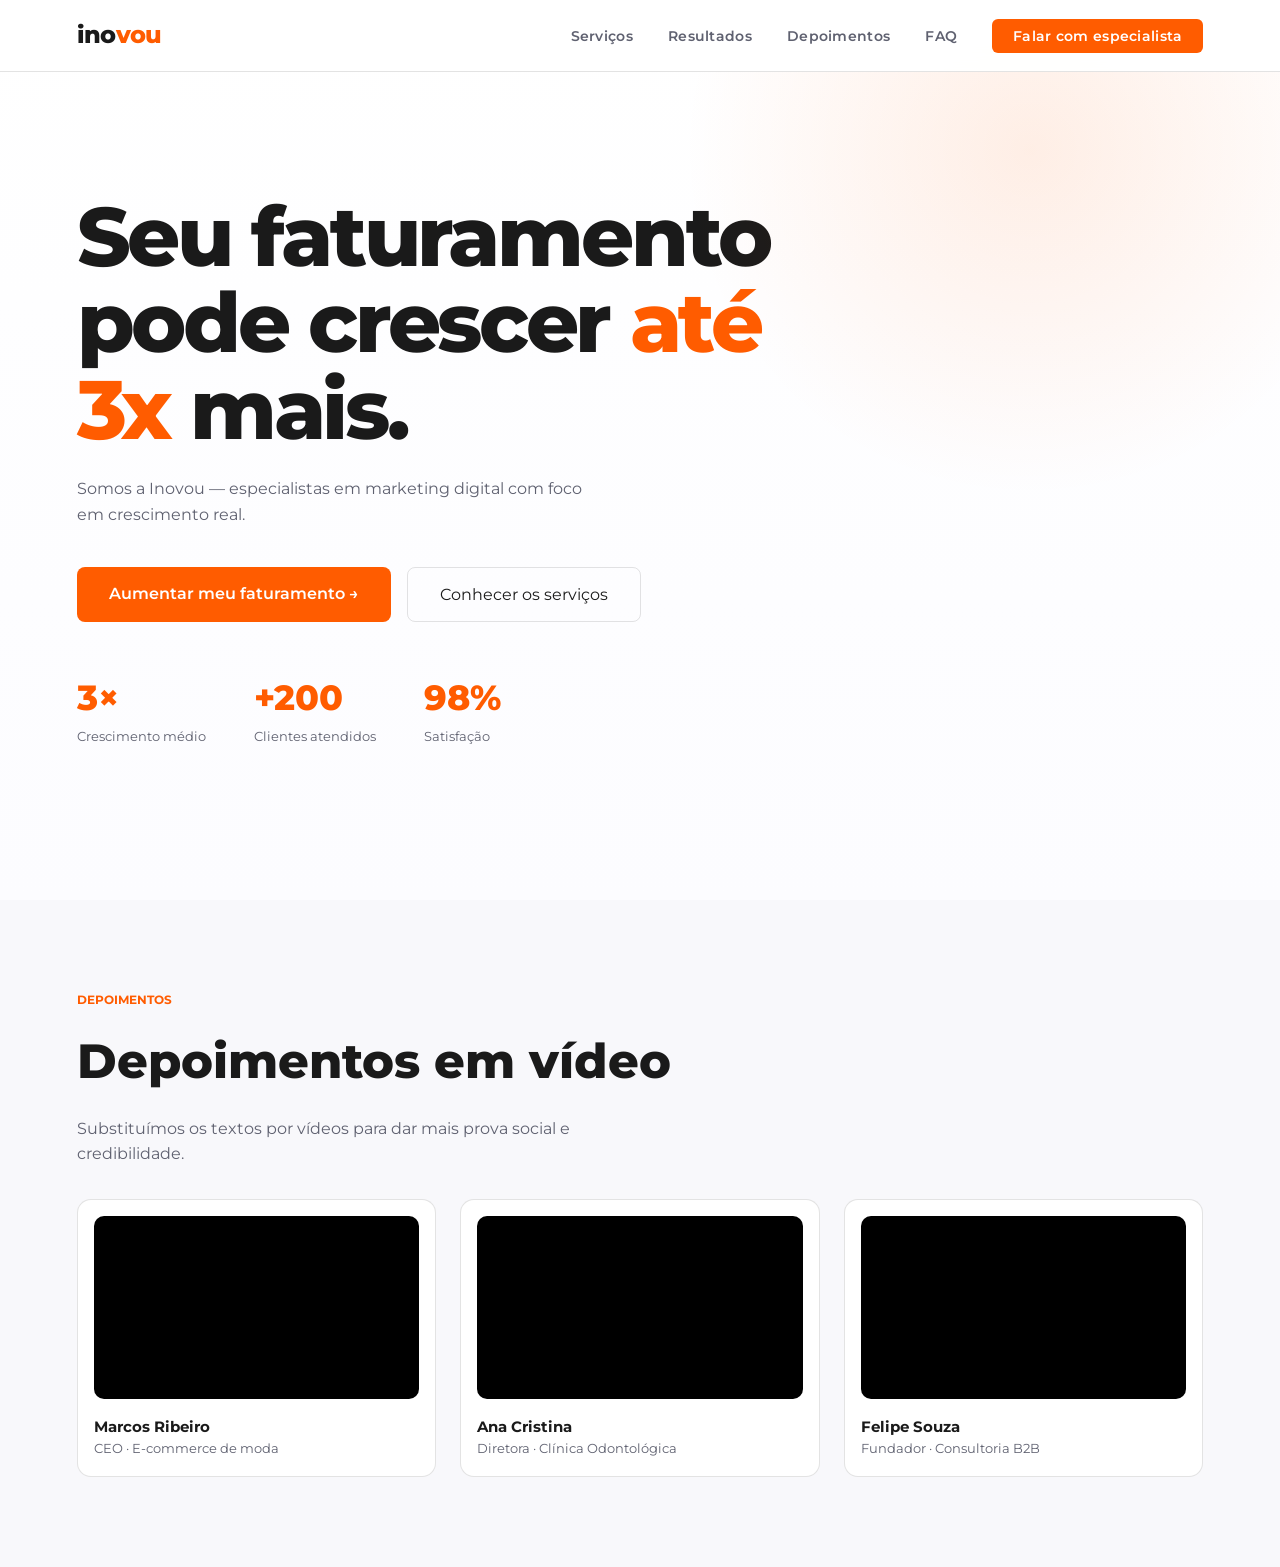
<file: index.html>
<!DOCTYPE html>
<html lang="pt-BR">
<head>
  <meta charset="UTF-8" />
  <meta name="viewport" content="width=device-width, initial-scale=1.0" />
  <title>Inovou – Assessoria de Marketing Digital</title>
  <link href="https://fonts.googleapis.com/css2?family=Montserrat:wght@300;400;500;600;700;800&display=swap" rel="stylesheet" />
  <style>
    *, *::before, *::after { box-sizing: border-box; margin: 0; padding: 0; }

    :root {
      --bg: #ffffff;
      --bg2: #f8f8fb;
      --card: #ffffff;
      --accent: #ff5c00;
      --accent2: #ff9000;
      --text: #1a1a1a;
      --muted: #5f6170;
      --border: rgba(26,26,26,0.12);
      --glow: rgba(255,92,0,0.14);
    }

    html { scroll-behavior: smooth; }

    body {
      background: var(--bg);
      color: var(--text);
      font-family: 'Montserrat', sans-serif;
      font-size: 16px;
      line-height: 1.6;
      overflow-x: hidden;
    }

    nav {
      position: fixed; top: 0; left: 0; right: 0; z-index: 100;
      display: flex; align-items: center; justify-content: space-between;
      padding: 0 6vw;
      height: 72px;
      background: rgba(255,255,255,0.95);
      backdrop-filter: blur(10px);
      border-bottom: 1px solid var(--border);
    }
    .logo {
      font-weight: 800; font-size: 1.5rem;
      letter-spacing: -0.03em;
      color: var(--text);
      text-decoration: none;
    }
    .logo span { color: var(--accent); }
    .nav-links { display: flex; gap: 2.2rem; list-style: none; }
    .nav-links a {
      color: var(--muted); font-size: 0.88rem; font-weight: 600;
      text-decoration: none; letter-spacing: 0.02em;
      transition: color 0.2s;
    }
    .nav-links a:hover { color: var(--text); }
    .nav-cta {
      background: var(--accent);
      color: #fff !important;
      padding: 0.5rem 1.3rem;
      border-radius: 6px;
      transition: background 0.2s !important;
    }

    .hero {
      min-height: 100vh;
      display: flex; flex-direction: column;
      justify-content: center; align-items: flex-start;
      padding: 120px 6vw 80px;
      position: relative; overflow: hidden;
      background: linear-gradient(180deg,#fff 0%, #fcfcff 100%);
    }
    .hero-glow {
      position: absolute; top: -200px; right: -100px;
      width: 700px; height: 700px; border-radius: 50%;
      background: radial-gradient(circle, rgba(255,92,0,0.10) 0%, transparent 70%);
      pointer-events: none;
    }
    .hero h1 {
      font-size: clamp(2.8rem, 6.5vw, 5.5rem);
      font-weight: 800;
      line-height: 1.04;
      letter-spacing: -0.04em;
      max-width: 780px;
      margin-bottom: 1.5rem;
    }
    .hero h1 em { font-style: normal; color: var(--accent); }
    .hero-sub { color: var(--muted); max-width: 520px; margin-bottom: 2.5rem; }
    .hero-actions { display: flex; gap: 1rem; flex-wrap: wrap; }
    .btn-primary {
      background: var(--accent);
      color: #fff;
      padding: 0.85rem 2rem;
      border-radius: 8px;
      font-weight: 600;
      text-decoration: none;
      border: none;
    }
    .btn-ghost {
      background: transparent;
      color: var(--text);
      padding: 0.85rem 2rem;
      border-radius: 8px;
      text-decoration: none;
      border: 1px solid var(--border);
    }
    .hero-stats { display: flex; gap: 3rem; margin-top: 3rem; }
    .stat-item h3 { font-size: 2.2rem; font-weight: 800; color: var(--accent); }
    .stat-item p { font-size: 0.82rem; color: var(--muted); }

    section { padding: 90px 6vw; }
    .section-label { color: var(--accent); font-size: 0.78rem; font-weight: 700; text-transform: uppercase; }
    .section-title { font-size: clamp(2rem, 4vw, 3rem); font-weight: 800; margin: .8rem 0 1rem; }
    .section-sub { color: var(--muted); max-width: 560px; margin-bottom: 2rem; }

    .testimonials-section { background: var(--bg2); }
    .testimonials-grid {
      display: grid;
      grid-template-columns: repeat(auto-fit, minmax(280px, 1fr));
      gap: 1.5rem;
    }
    .tcard {
      background: var(--card);
      border: 1px solid var(--border);
      border-radius: 14px;
      padding: 1rem;
    }
    .video-wrap {
      aspect-ratio: 16 / 9;
      width: 100%;
      border-radius: 10px;
      overflow: hidden;
      background: #000;
      margin-bottom: 1rem;
    }
    .video-wrap iframe,
    .video-wrap video {
      width: 100%;
      height: 100%;
      display: block;
      border: 0;
    }
    .tcard-name { font-weight: 700; font-size: 0.95rem; }
    .tcard-role { font-size: 0.8rem; color: var(--muted); }

    @media (max-width: 768px) {
      nav { padding: 0 5vw; }
      .nav-links { display: none; }
      section, .hero { padding-left: 5vw; padding-right: 5vw; }
      .hero-stats { gap: 1.5rem; flex-wrap: wrap; }
    }
  </style>
</head>
<body>
<nav>
  <a href="#" class="logo">ino<span>vou</span></a>
  <ul class="nav-links">
    <li><a href="#servicos">Serviços</a></li>
    <li><a href="#resultados">Resultados</a></li>
    <li><a href="#depoimentos">Depoimentos</a></li>
    <li><a href="#faq">FAQ</a></li>
    <li><a href="#contato" class="nav-cta">Falar com especialista</a></li>
  </ul>
</nav>

<section class="hero">
  <div class="hero-glow"></div>
  <h1>Seu faturamento pode crescer <em>até 3x</em> mais.</h1>
  <p class="hero-sub">Somos a Inovou — especialistas em marketing digital com foco em crescimento real.</p>
  <div class="hero-actions">
    <a href="#contato" class="btn-primary">Aumentar meu faturamento →</a>
    <a href="#servicos" class="btn-ghost">Conhecer os serviços</a>
  </div>
  <div class="hero-stats">
    <div class="stat-item"><h3>3×</h3><p>Crescimento médio</p></div>
    <div class="stat-item"><h3>+200</h3><p>Clientes atendidos</p></div>
    <div class="stat-item"><h3>98%</h3><p>Satisfação</p></div>
  </div>
</section>

<section class="testimonials-section" id="depoimentos">
  <div class="section-label">Depoimentos</div>
  <h2 class="section-title">Depoimentos em vídeo</h2>
  <p class="section-sub">Substituímos os textos por vídeos para dar mais prova social e credibilidade.</p>

  <div class="testimonials-grid">
    <div class="tcard">
      <div class="video-wrap">
        <iframe src="https://www.youtube.com/embed/ysz5S6PUM-U" title="Depoimento Marcos Ribeiro" allowfullscreen></iframe>
      </div>
      <div class="tcard-name">Marcos Ribeiro</div>
      <div class="tcard-role">CEO · E-commerce de moda</div>
    </div>

    <div class="tcard">
      <div class="video-wrap">
        <iframe src="https://www.youtube.com/embed/jNQXAC9IVRw" title="Depoimento Ana Cristina" allowfullscreen></iframe>
      </div>
      <div class="tcard-name">Ana Cristina</div>
      <div class="tcard-role">Diretora · Clínica Odontológica</div>
    </div>

    <div class="tcard">
      <div class="video-wrap">
        <iframe src="https://www.youtube.com/embed/tgbNymZ7vqY" title="Depoimento Felipe Souza" allowfullscreen></iframe>
      </div>
      <div class="tcard-name">Felipe Souza</div>
      <div class="tcard-role">Fundador · Consultoria B2B</div>
    </div>
  </div>
</section>
</body>
</html>
</file>
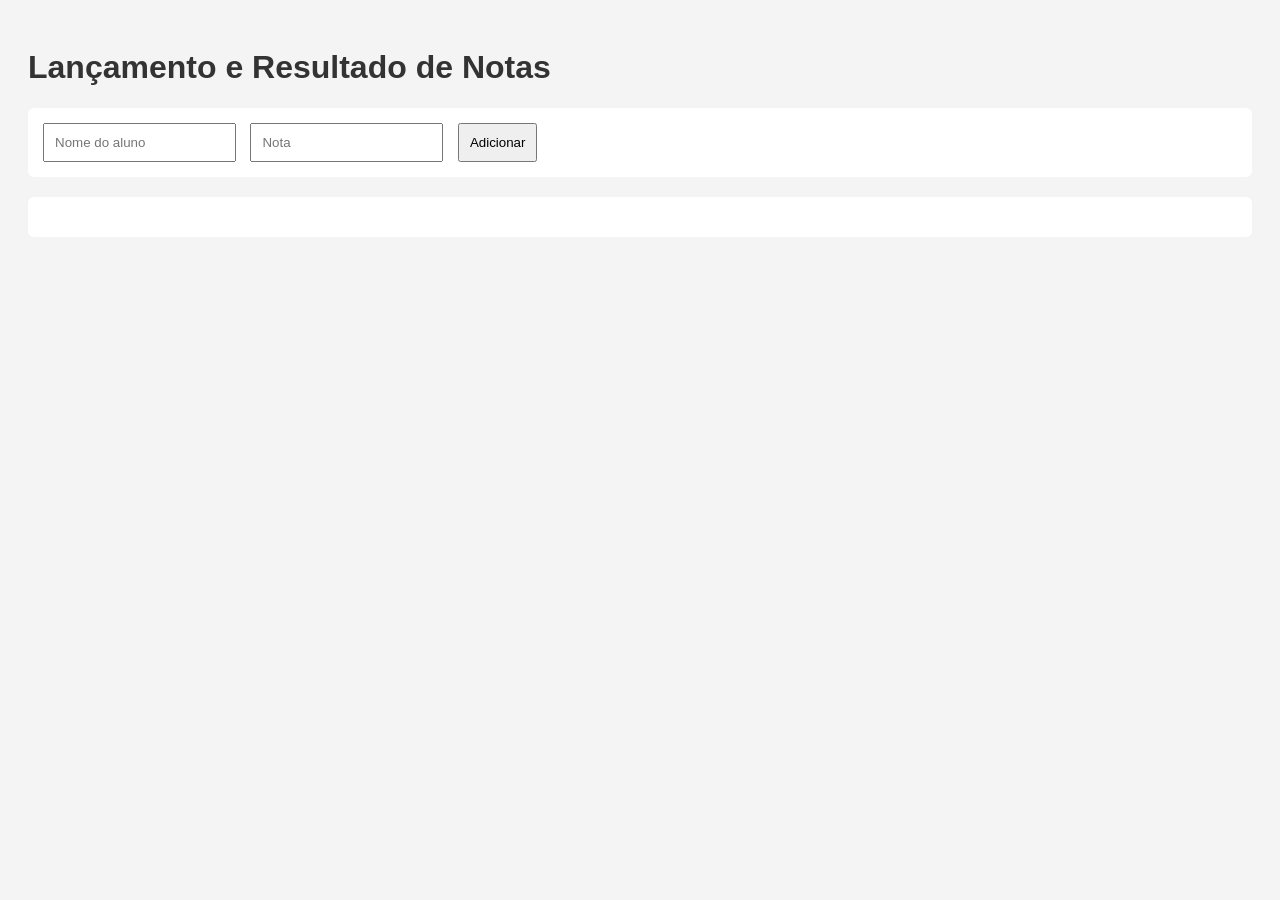
<file: index_interativo.html>
<!DOCTYPE html>
<html lang="pt-br">
<head>
  <meta charset="UTF-8">
  <meta name="viewport" content="width=device-width, initial-scale=1.0">
  <title>Notas dos Alunos - Interativo</title>
  <style>
    body { font-family: Arial, sans-serif; padding: 20px; background: #f4f4f4; }
    h1, h2 { color: #333; }
    .form { margin-bottom: 20px; background: #fff; padding: 15px; border-radius: 6px; }
    input, button { padding: 10px; margin-right: 10px; }
    .aprovado { color: green; font-weight: bold; }
    .reprovado { color: red; }
    .resultado { background: #fff; padding: 20px; border-radius: 6px; }
  </style>
</head>
<body>
  <h1>Lançamento e Resultado de Notas</h1>

  <div class="form">
    <input type="text" id="nome" placeholder="Nome do aluno" required>
    <input type="number" id="nota" placeholder="Nota" required>
    <button onclick="adicionarAluno()">Adicionar</button>
  </div>

  <div class="resultado" id="resultado"></div>

  <script>
    const alunos = [];

    const renderizar = () => {
      const container = document.getElementById("resultado");
      container.innerHTML = "";

      alunos.forEach(aluno => {
        const p = document.createElement("p");
        p.textContent = `${aluno.nome} - Nota: ${aluno.nota}`;
        p.className = aluno.nota >= 6 ? "aprovado" : "reprovado";
        container.appendChild(p);
      });
    };

    const adicionarAluno = () => {
      const nome = document.getElementById("nome").value.trim();
      const nota = parseFloat(document.getElementById("nota").value);

      if (nome && !isNaN(nota)) {
        alunos.push({ nome, nota });
        renderizar();
        document.getElementById("nome").value = "";
        document.getElementById("nota").value = "";
      } else {
        alert("Preencha todos os campos corretamente.");
      }
    };
  </script>
</body>
</html>
</file>
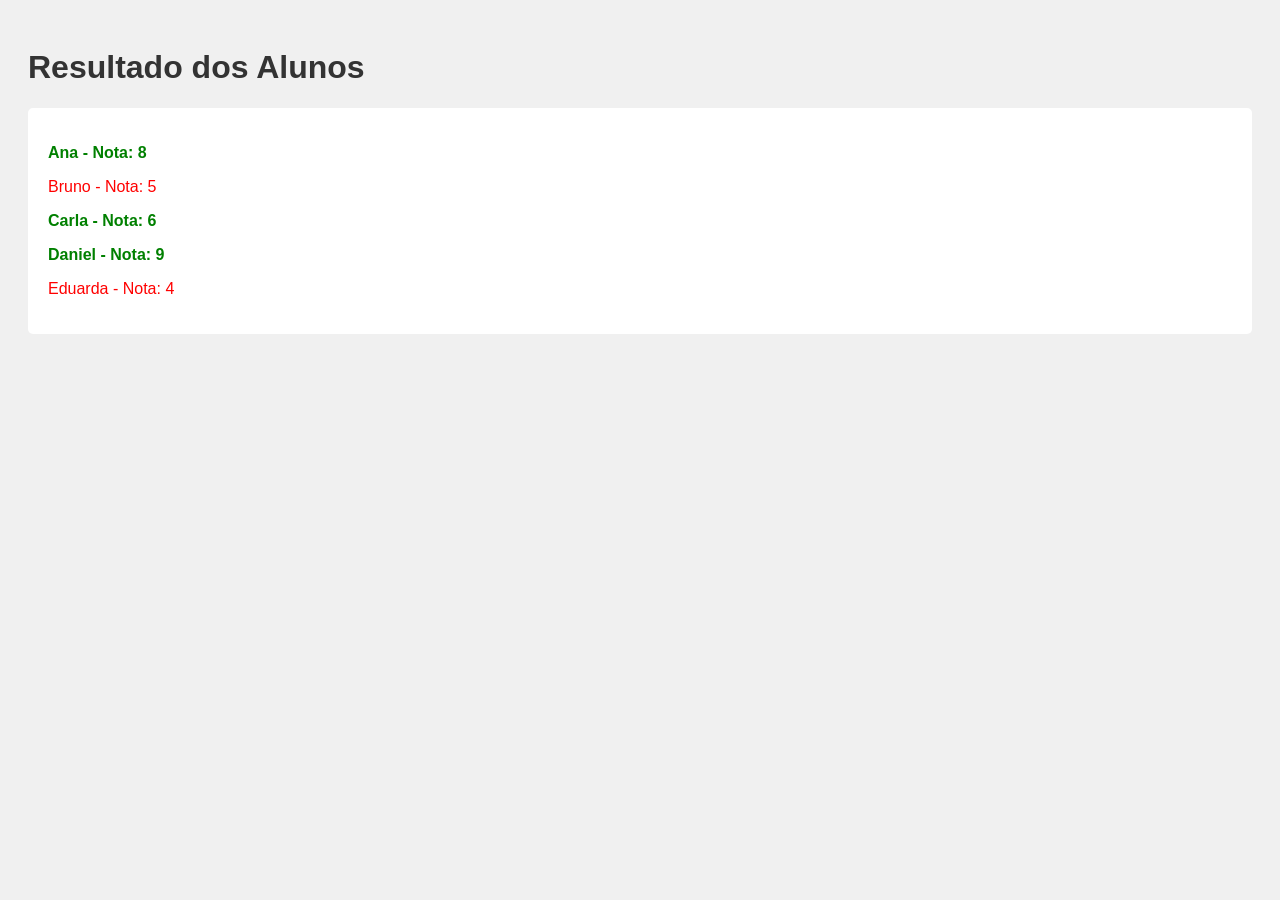
<file: index_visual.html>
<!DOCTYPE html>
<html lang="pt-br">
<head>
  <meta charset="UTF-8">
  <meta name="viewport" content="width=device-width, initial-scale=1.0">
  <title>Filtro de Alunos Aprovados</title>
  <style>
    body { font-family: Arial, sans-serif; padding: 20px; background: #f0f0f0; }
    h1 { color: #333; }
    .alunos { background: white; padding: 20px; border-radius: 5px; }
    .aprovado { color: green; font-weight: bold; }
    .reprovado { color: red; }
  </style>
</head>
<body>
  <h1>Resultado dos Alunos</h1>
  <div class="alunos" id="resultado"></div>

  <script>
    const alunos = [
      { nome: "Ana", nota: 8 },
      { nome: "Bruno", nota: 5 },
      { nome: "Carla", nota: 6 },
      { nome: "Daniel", nota: 9 },
      { nome: "Eduarda", nota: 4 }
    ];

    const alunosAprovados = (lista) => lista.filter(aluno => aluno.nota >= 6);

    const resultado = document.getElementById("resultado");

    alunos.forEach(aluno => {
      const p = document.createElement("p");
      p.textContent = `${aluno.nome} - Nota: ${aluno.nota}`;
      p.className = aluno.nota >= 6 ? "aprovado" : "reprovado";
      resultado.appendChild(p);
    });
  </script>
</body>
</html>
</file>
